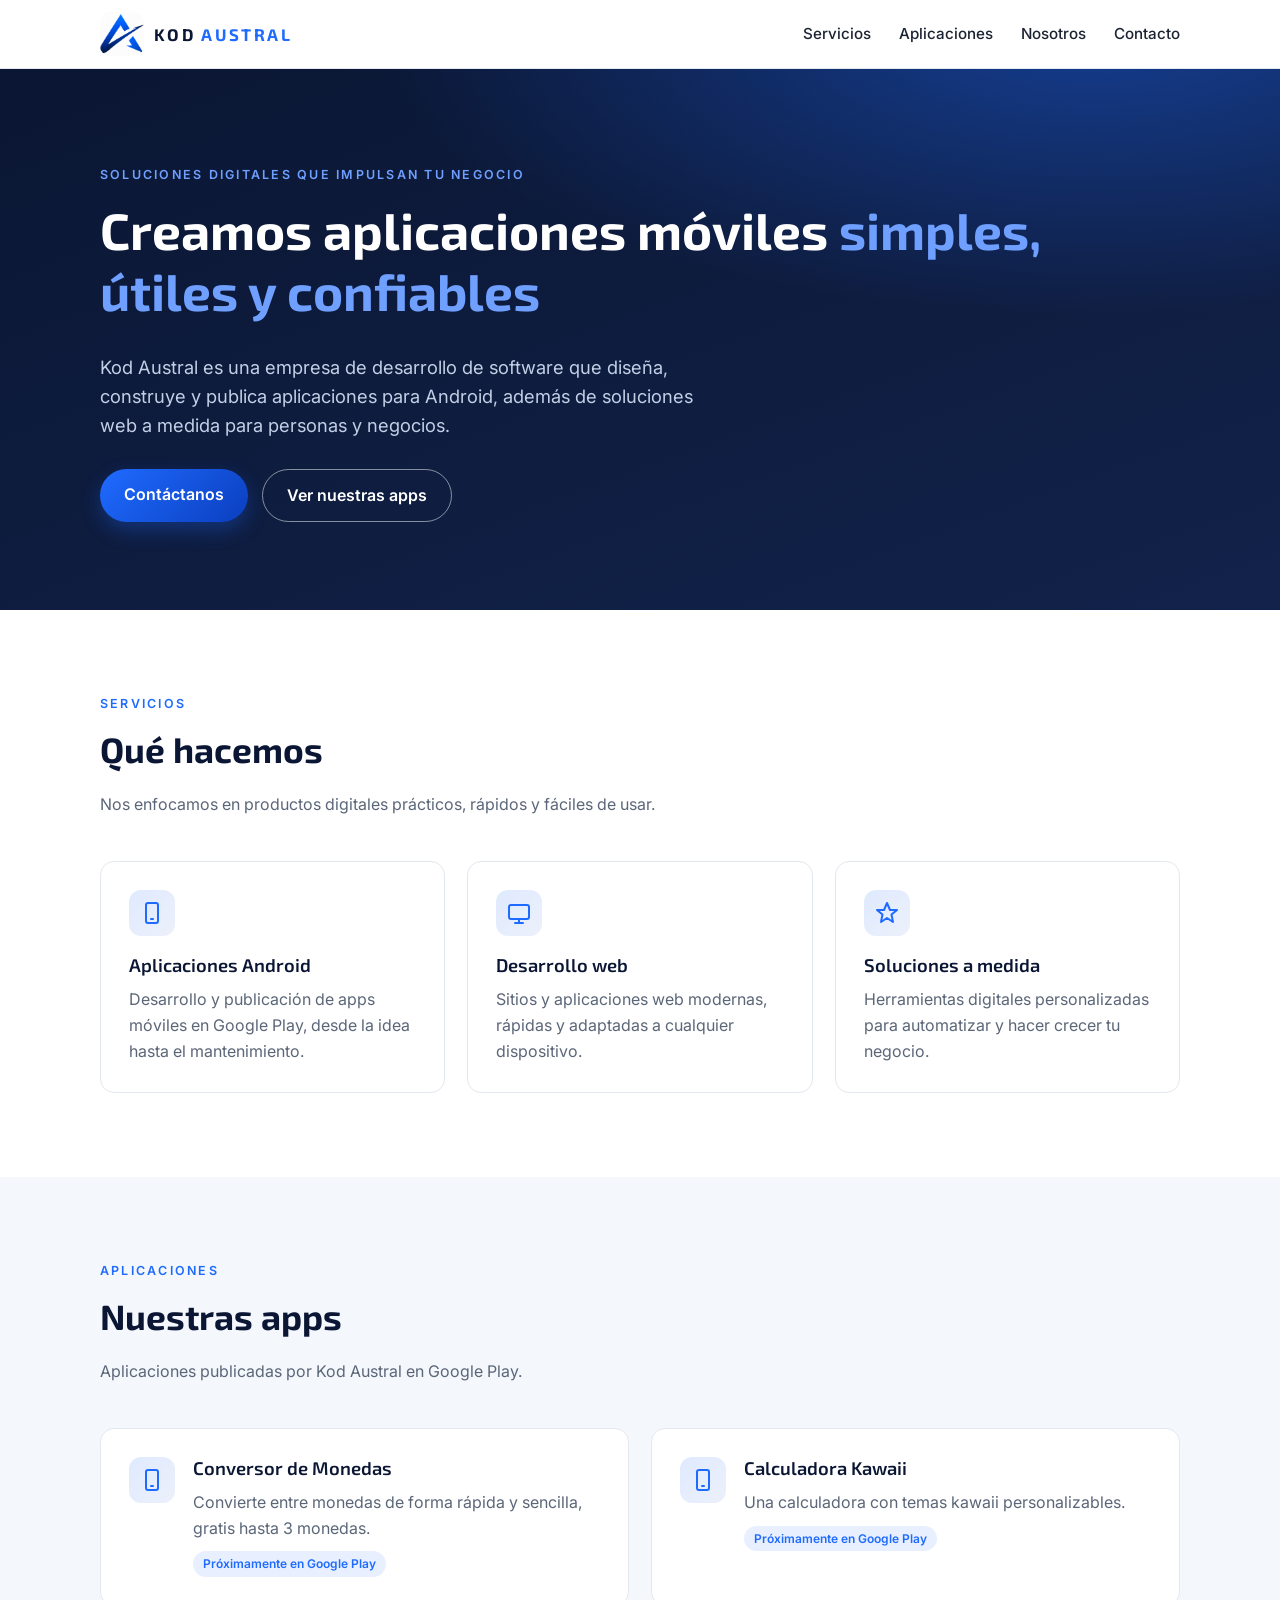
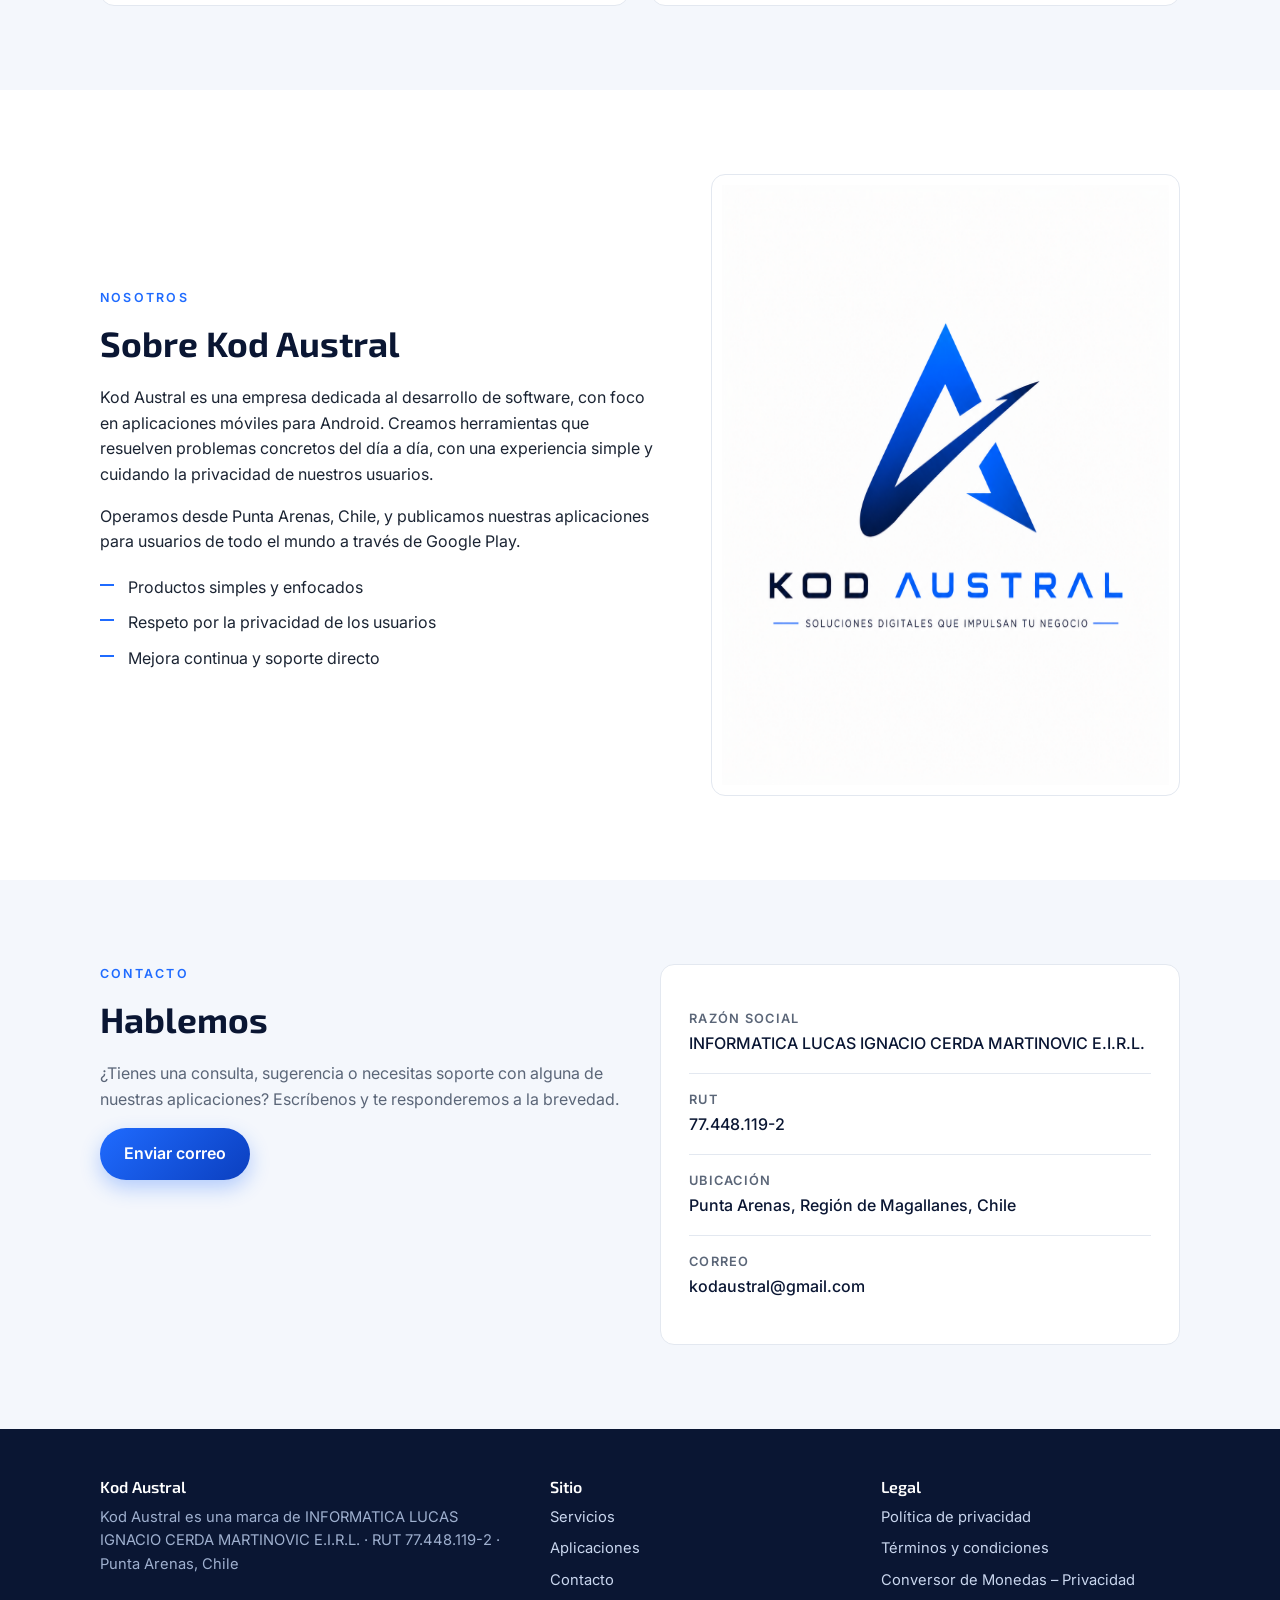
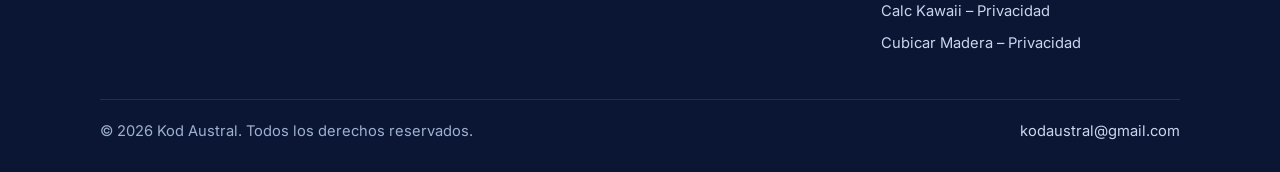
<file: index.html>
<!doctype html>
<html lang="es">
<head>
  <meta charset="utf-8">
  <meta name="viewport" content="width=device-width, initial-scale=1">
  <title>Kod Austral | Desarrollo de aplicaciones móviles y soluciones digitales</title>
  <meta name="description" content="Kod Austral desarrolla y publica aplicaciones móviles para Android y soluciones digitales que impulsan tu negocio.">
  <link rel="icon" href="assets/logo.webp" type="image/webp">
  <link rel="preconnect" href="https://fonts.googleapis.com">
  <link rel="preconnect" href="https://fonts.gstatic.com" crossorigin>
  <link href="https://fonts.googleapis.com/css2?family=Exo+2:wght@600;700&family=Inter:wght@400;500;600&display=swap" rel="stylesheet">
  <link rel="stylesheet" href="styles.css">
  <meta name="google-site-verification" content="ehcM35i2oOfMseQp6RofapFXl-gNi7WXCI14bGo-HPE" />
  <script type="application/ld+json">
  {
    "@context": "https://schema.org",
    "@type": "Organization",
    "name": "Kod Austral",
    "legalName": "INFORMATICA LUCAS IGNACIO CERDA MARTINOVIC E.I.R.L.",
    "taxID": "77.448.119-2",
    "email": "kodaustral@gmail.com",
    "address": {
      "@type": "PostalAddress",
      "addressLocality": "Punta Arenas",
      "addressRegion": "Región de Magallanes y de la Antártica Chilena",
      "addressCountry": "CL"
    }
  }
  </script>
</head>
<body>

<header class="site-header">
  <div class="container nav">
    <a class="brand" href="index.html" aria-label="Kod Austral - Inicio">
      <div class="brand-mark" aria-hidden="true"></div>
      <span class="brand-name">KOD <span>AUSTRAL</span></span>
    </a>
    <button class="nav-toggle" aria-label="Abrir menú" aria-expanded="false">&#9776;</button>
    <ul class="nav-links">
      <li><a href="#servicios">Servicios</a></li>
      <li><a href="#apps">Aplicaciones</a></li>
      <li><a href="#nosotros">Nosotros</a></li>
      <li><a href="#contacto">Contacto</a></li>
    </ul>
  </div>
</header>

<main>
  <section class="hero">
    <div class="container">
      <div class="eyebrow">Soluciones digitales que impulsan tu negocio</div>
      <h1>Creamos aplicaciones móviles <em>simples, útiles y confiables</em></h1>
      <p class="lead">Kod Austral es una empresa de desarrollo de software que diseña, construye y publica aplicaciones para Android, además de soluciones web a medida para personas y negocios.</p>
      <div class="hero-actions">
        <a class="btn btn-primary" href="#contacto">Contáctanos</a>
        <a class="btn btn-ghost" href="#apps">Ver nuestras apps</a>
      </div>
    </div>
  </section>

  <section id="servicios">
    <div class="container">
      <div class="section-head">
        <div class="eyebrow">Servicios</div>
        <h2>Qué hacemos</h2>
        <p>Nos enfocamos en productos digitales prácticos, rápidos y fáciles de usar.</p>
      </div>
      <div class="grid grid-3">
        <article class="card">
          <div class="icon"><svg viewBox="0 0 24 24" fill="none" stroke="currentColor" stroke-width="2" stroke-linecap="round" stroke-linejoin="round"><rect x="6" y="2" width="12" height="20" rx="2"/><path d="M11 18h2"/></svg></div>
          <h3>Aplicaciones Android</h3>
          <p>Desarrollo y publicación de apps móviles en Google Play, desde la idea hasta el mantenimiento.</p>
        </article>
        <article class="card">
          <div class="icon"><svg viewBox="0 0 24 24" fill="none" stroke="currentColor" stroke-width="2" stroke-linecap="round" stroke-linejoin="round"><rect x="2" y="4" width="20" height="14" rx="2"/><path d="M8 22h8M12 18v4"/></svg></div>
          <h3>Desarrollo web</h3>
          <p>Sitios y aplicaciones web modernas, rápidas y adaptadas a cualquier dispositivo.</p>
        </article>
        <article class="card">
          <div class="icon"><svg viewBox="0 0 24 24" fill="none" stroke="currentColor" stroke-width="2" stroke-linecap="round" stroke-linejoin="round"><path d="M12 2l3 7h7l-5.5 4.5L18 21l-6-4-6 4 1.5-7.5L2 9h7z"/></svg></div>
          <h3>Soluciones a medida</h3>
          <p>Herramientas digitales personalizadas para automatizar y hacer crecer tu negocio.</p>
        </article>
      </div>
    </div>
  </section>

  <section id="apps" class="section-soft">
    <div class="container">
      <div class="section-head">
        <div class="eyebrow">Aplicaciones</div>
        <h2>Nuestras apps</h2>
        <p>Aplicaciones publicadas por Kod Austral en Google Play.</p>
      </div>
      <div class="grid grid-2">
        <!-- Duplica este bloque por cada app publicada y reemplaza los datos -->
        <article class="card app-card">
          <div class="icon"><svg viewBox="0 0 24 24" fill="none" stroke="currentColor" stroke-width="2" stroke-linecap="round" stroke-linejoin="round"><rect x="6" y="2" width="12" height="20" rx="2"/><path d="M11 18h2"/></svg></div>
          <div>
            <h3>Conversor de Monedas</h3>
            <p>Convierte entre monedas de forma rápida y sencilla, gratis hasta 3 monedas.</p>
            <span class="tag">Próximamente en Google Play</span>
          </div>
        </article>
        <article class="card app-card">
          <div class="icon"><svg viewBox="0 0 24 24" fill="none" stroke="currentColor" stroke-width="2" stroke-linecap="round" stroke-linejoin="round"><rect x="6" y="2" width="12" height="20" rx="2"/><path d="M11 18h2"/></svg></div>
          <div>
            <h3>Calculadora Kawaii</h3>
            <p>Una calculadora con temas kawaii personalizables.</p>
            <span class="tag">Próximamente en Google Play</span>
          </div>
        </article>
      </div>
    </div>
  </section>

  <section id="nosotros">
    <div class="container about">
      <div>
        <div class="eyebrow" style="color:var(--blue)">Nosotros</div>
        <h2>Sobre Kod Austral</h2>
        <p>Kod Austral es una empresa dedicada al desarrollo de software, con foco en aplicaciones móviles para Android. Creamos herramientas que resuelven problemas concretos del día a día, con una experiencia simple y cuidando la privacidad de nuestros usuarios.</p>
        <p>Operamos desde Punta Arenas, Chile, y publicamos nuestras aplicaciones para usuarios de todo el mundo a través de Google Play.</p>
        <ul class="values">
          <li>Productos simples y enfocados</li>
          <li>Respeto por la privacidad de los usuarios</li>
          <li>Mejora continua y soporte directo</li>
        </ul>
      </div>
      <div class="about-logo">
        <img src="assets/logo.webp" alt="Logotipo de Kod Austral" width="600" height="600" loading="lazy">
      </div>
    </div>
  </section>

  <section id="contacto" class="section-soft">
    <div class="container contact">
      <div>
        <div class="eyebrow" style="color:var(--blue)">Contacto</div>
        <h2>Hablemos</h2>
        <p style="color:var(--muted)">¿Tienes una consulta, sugerencia o necesitas soporte con alguna de nuestras aplicaciones? Escríbenos y te responderemos a la brevedad.</p>
        <a class="btn btn-primary" href="mailto:kodaustral@gmail.com">Enviar correo</a>
      </div>
      <div class="card">
        <ul class="info-list">
          <li><strong>Razón social</strong><span>INFORMATICA LUCAS IGNACIO CERDA MARTINOVIC E.I.R.L.</span></li>
          <li><strong>RUT</strong><span>77.448.119-2</span></li>
          <li><strong>Ubicación</strong><span>Punta Arenas, Región de Magallanes, Chile</span></li>
          <li><strong>Correo</strong><a href="mailto:kodaustral@gmail.com">kodaustral@gmail.com</a></li>
        </ul>
      </div>
    </div>
  </section>
</main>

<footer class="site-footer">
  <div class="container">
    <div class="footer-grid">
      <div>
        <h3>Kod Austral</h3>
        <p>Kod Austral es una marca de INFORMATICA LUCAS IGNACIO CERDA MARTINOVIC E.I.R.L. · RUT 77.448.119-2 · Punta Arenas, Chile</p>
      </div>
      <div>
        <h3>Sitio</h3>
        <ul>
          <li><a href="#servicios">Servicios</a></li>
          <li><a href="#apps">Aplicaciones</a></li>
          <li><a href="#contacto">Contacto</a></li>
        </ul>
      </div>
      <div>
        <h3>Legal</h3>
        <ul>
          <li><a href="privacidad.html">Política de privacidad</a></li>
          <li><a href="terminos.html">Términos y condiciones</a></li>
          <li><a href="conversor-monedas/">Conversor de Monedas – Privacidad</a></li>
          <li><a href="calculadora-kawaii/">Calc Kawaii – Privacidad</a></li>
          <li><a href="cubicador-madera/">Cubicar Madera – Privacidad</a></li>
        </ul>
      </div>
    </div>
    <div class="footer-bottom">
      <span>&copy; <span class="year">2026</span> Kod Austral. Todos los derechos reservados.</span>
      <a href="mailto:kodaustral@gmail.com">kodaustral@gmail.com</a>
    </div>
  </div>
</footer>

<script src="main.js"></script>
</body>
</html>
</file>
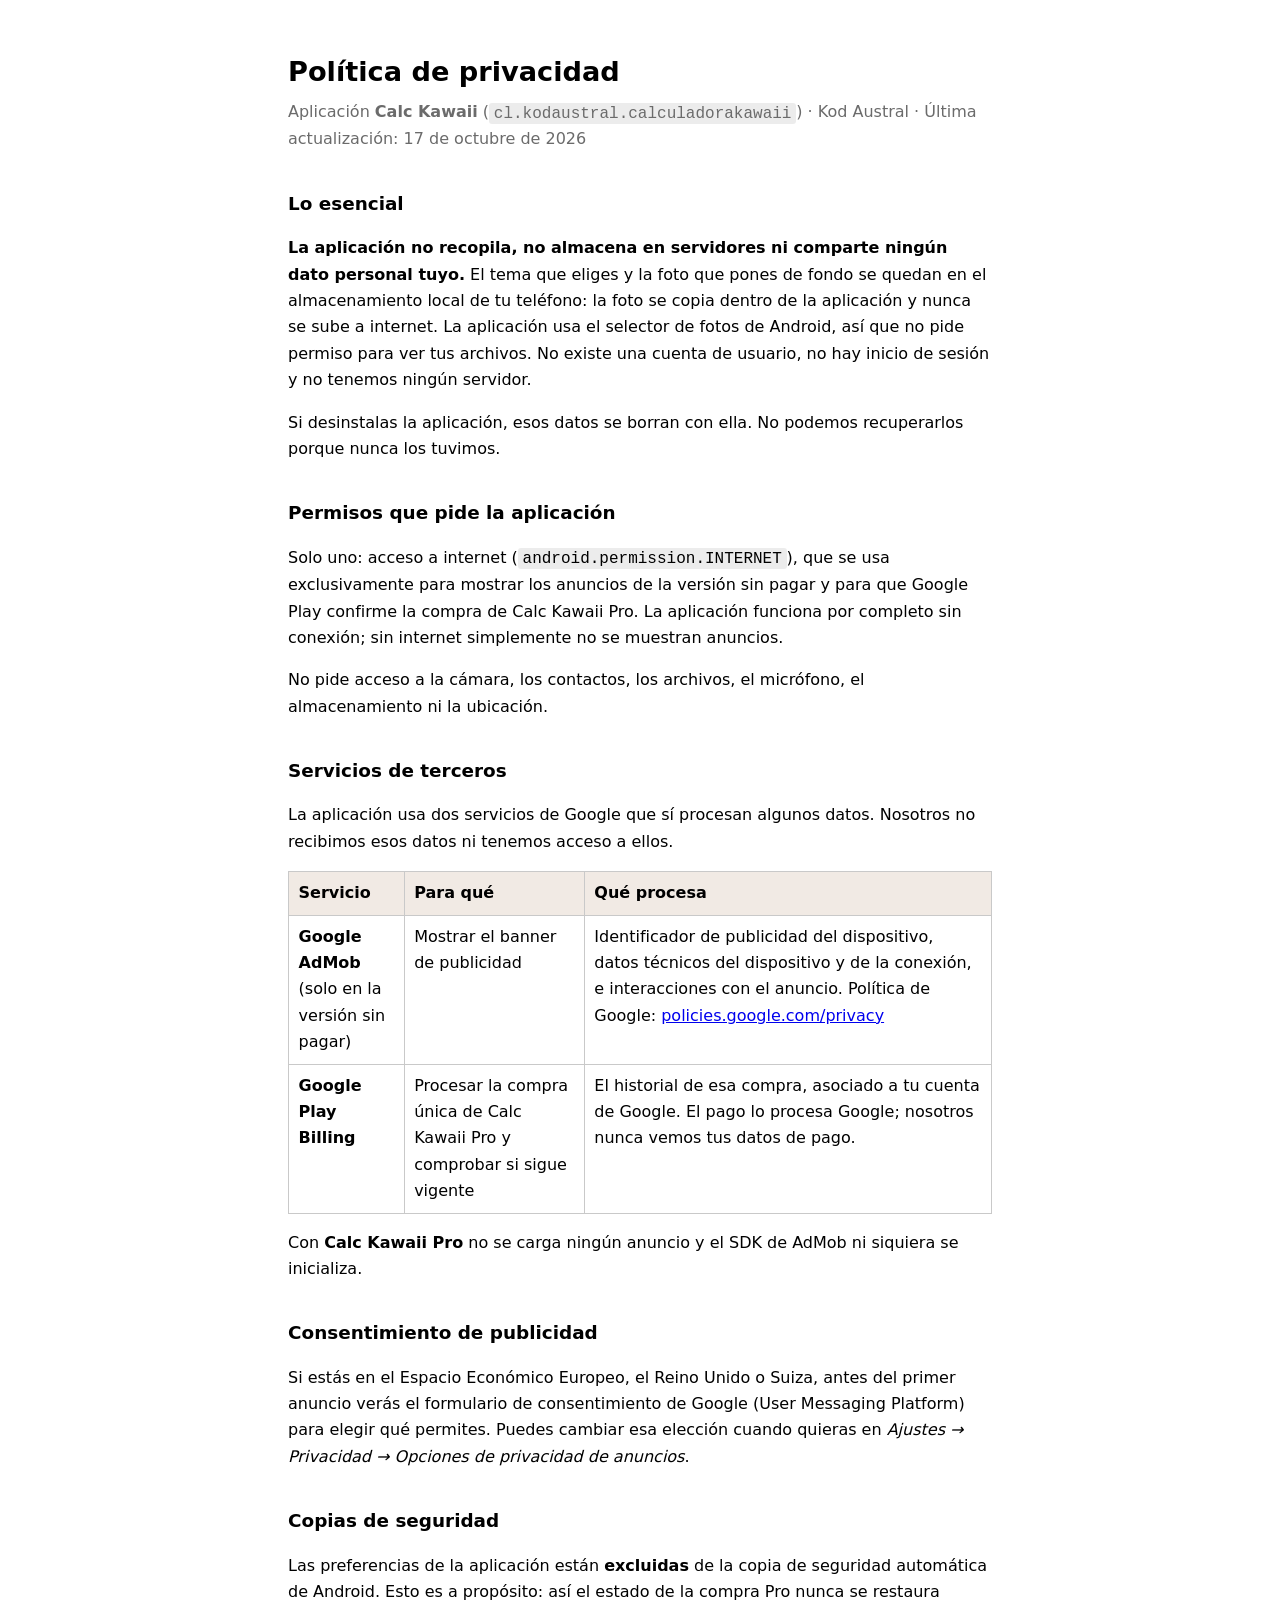
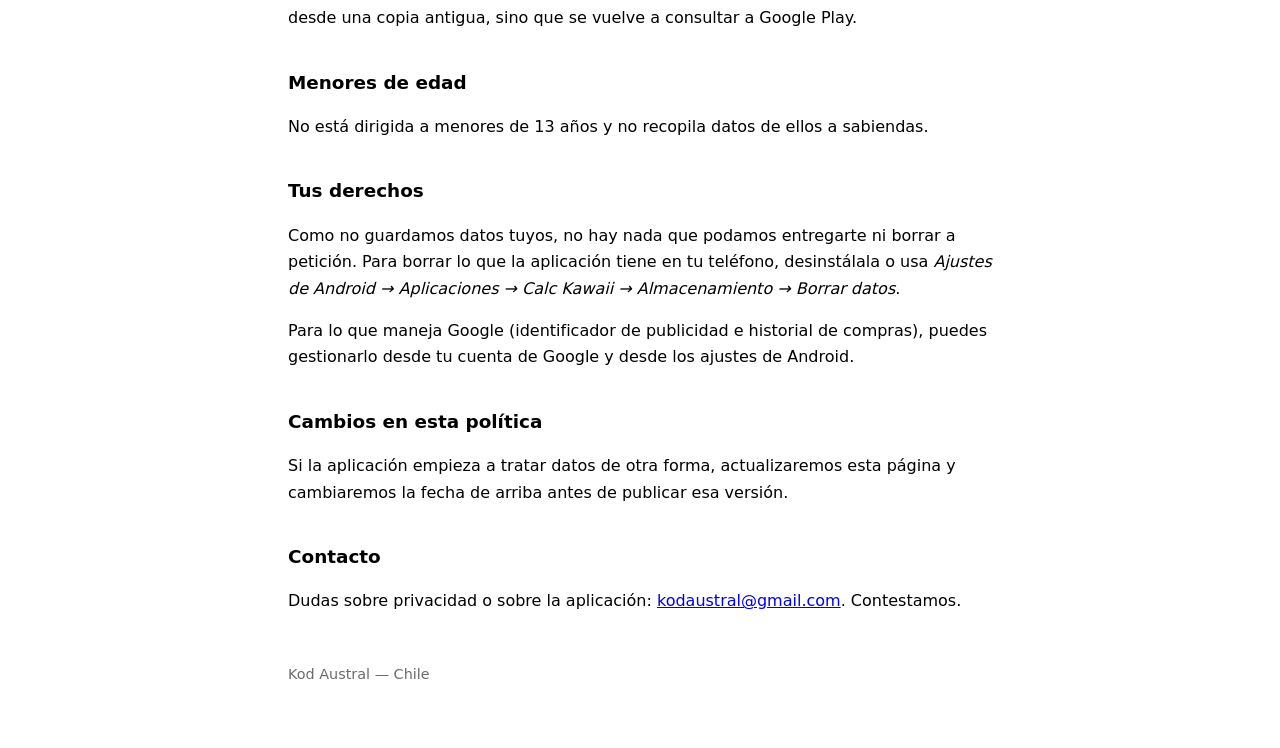
<file: calculadora-kawaii/index.html>
<!DOCTYPE html>
<html lang="es">
<head>
<meta charset="utf-8">
<meta name="viewport" content="width=device-width, initial-scale=1">
<title>Política de privacidad — Calc Kawaii</title>
<style>
  :root { color-scheme: light dark; }
  body {
    max-width: 44rem; margin: 0 auto; padding: 2rem 1.25rem 4rem;
    font: 16px/1.65 system-ui, -apple-system, "Segoe UI", Roboto, sans-serif;
  }
  h1 { font-size: 1.7rem; margin-bottom: .25rem; }
  h2 { font-size: 1.15rem; margin-top: 2.25rem; }
  .fecha { color: #6b6b6b; margin-top: 0; }
  table { border-collapse: collapse; width: 100%; margin: 1rem 0; }
  th, td { border: 1px solid #c9c9c9; padding: .5rem .6rem; text-align: left; vertical-align: top; }
  th { background: rgba(141, 85, 36, .12); }
  code { background: rgba(127,127,127,.15); padding: .1rem .3rem; border-radius: 3px; }
  footer { margin-top: 3rem; color: #6b6b6b; font-size: .9rem; }
</style>
</head>
<body>

<h1>Política de privacidad</h1>
<p class="fecha">Aplicación <strong>Calc Kawaii</strong> (<code>cl.kodaustral.calculadorakawaii</code>)
· Kod Austral · Última actualización: 17 de octubre de 2026</p>

<h2>Lo esencial</h2>
<p><strong>La aplicación no recopila, no almacena en servidores ni comparte ningún dato
personal tuyo.</strong> El tema que eliges y la foto que pones de fondo se quedan
en el almacenamiento local de tu teléfono: la foto se copia dentro de la aplicación y
nunca se sube a internet. La aplicación usa el selector de fotos de Android, así que no
pide permiso para ver tus archivos. No existe una cuenta de usuario, no hay inicio de
sesión y no tenemos ningún servidor.</p>

<p>Si desinstalas la aplicación, esos datos se borran con ella. No podemos recuperarlos
porque nunca los tuvimos.</p>

<h2>Permisos que pide la aplicación</h2>
<p>Solo uno: acceso a internet (<code>android.permission.INTERNET</code>), que se usa
exclusivamente para mostrar los anuncios de la versión sin pagar y para que Google Play
confirme la compra de Calc Kawaii Pro. La aplicación funciona por completo sin conexión; sin
internet simplemente no se muestran anuncios.</p>

<p>No pide acceso a la cámara, los contactos, los archivos, el micrófono, el almacenamiento
ni la ubicación.</p>

<h2>Servicios de terceros</h2>
<p>La aplicación usa dos servicios de Google que sí procesan algunos datos. Nosotros no
recibimos esos datos ni tenemos acceso a ellos.</p>

<table>
  <tr><th>Servicio</th><th>Para qué</th><th>Qué procesa</th></tr>
  <tr>
    <td><strong>Google AdMob</strong><br>(solo en la versión sin pagar)</td>
    <td>Mostrar el banner de publicidad</td>
    <td>Identificador de publicidad del dispositivo, datos técnicos del dispositivo y de la
        conexión, e interacciones con el anuncio. Política de Google:
        <a href="https://policies.google.com/privacy">policies.google.com/privacy</a></td>
  </tr>
  <tr>
    <td><strong>Google Play Billing</strong></td>
    <td>Procesar la compra única de Calc Kawaii Pro y comprobar si sigue vigente</td>
    <td>El historial de esa compra, asociado a tu cuenta de Google. El pago lo procesa
        Google; nosotros nunca vemos tus datos de pago.</td>
  </tr>
</table>

<p>Con <strong>Calc Kawaii Pro</strong> no se carga ningún anuncio y el SDK de AdMob ni
siquiera se inicializa.</p>

<h2>Consentimiento de publicidad</h2>
<p>Si estás en el Espacio Económico Europeo, el Reino Unido o Suiza, antes del primer
anuncio verás el formulario de consentimiento de Google (User Messaging Platform) para
elegir qué permites. Puedes cambiar esa elección cuando quieras en
<em>Ajustes → Privacidad → Opciones de privacidad de anuncios</em>.</p>

<h2>Copias de seguridad</h2>
<p>Las preferencias de la aplicación están <strong>excluidas</strong> de la copia de
seguridad automática de Android. Esto es a propósito: así el estado de la compra Pro nunca
se restaura desde una copia antigua, sino que se vuelve a consultar a Google Play.</p>

<h2>Menores de edad</h2>
<p>No está dirigida a
menores de 13 años y no recopila datos de ellos a sabiendas.</p>

<h2>Tus derechos</h2>
<p>Como no guardamos datos tuyos, no hay nada que podamos entregarte ni borrar a petición.
Para borrar lo que la aplicación tiene en tu teléfono, desinstálala o usa
<em>Ajustes de Android → Aplicaciones → Calc Kawaii → Almacenamiento → Borrar datos</em>.</p>

<p>Para lo que maneja Google (identificador de publicidad e historial de compras), puedes
gestionarlo desde tu cuenta de Google y desde los ajustes de Android.</p>

<h2>Cambios en esta política</h2>
<p>Si la aplicación empieza a tratar datos de otra forma, actualizaremos esta página y
cambiaremos la fecha de arriba antes de publicar esa versión.</p>

<h2>Contacto</h2>
<p>Dudas sobre privacidad o sobre la aplicación:
<a href="mailto:kodaustral@gmail.com">kodaustral@gmail.com</a>. Contestamos.</p>

<footer>Kod Austral — Chile</footer>

</body>
</html>
</file>
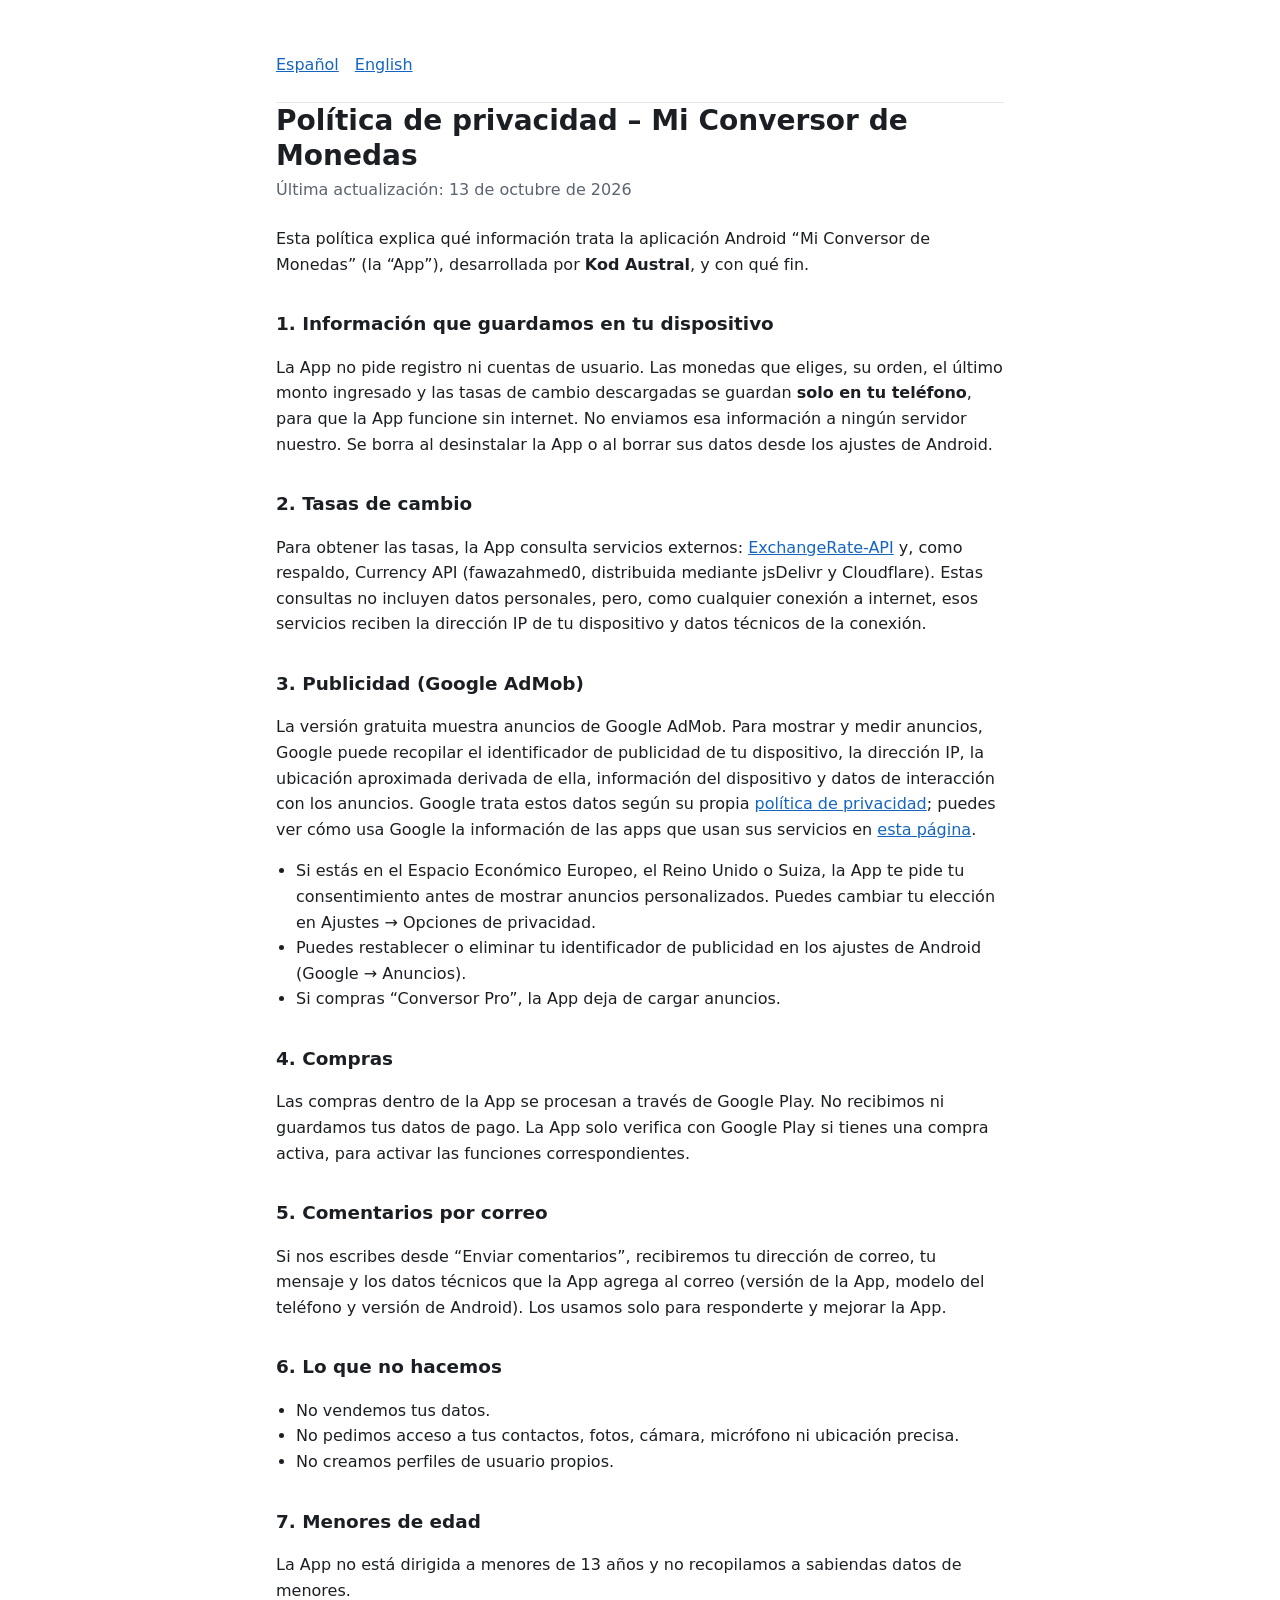
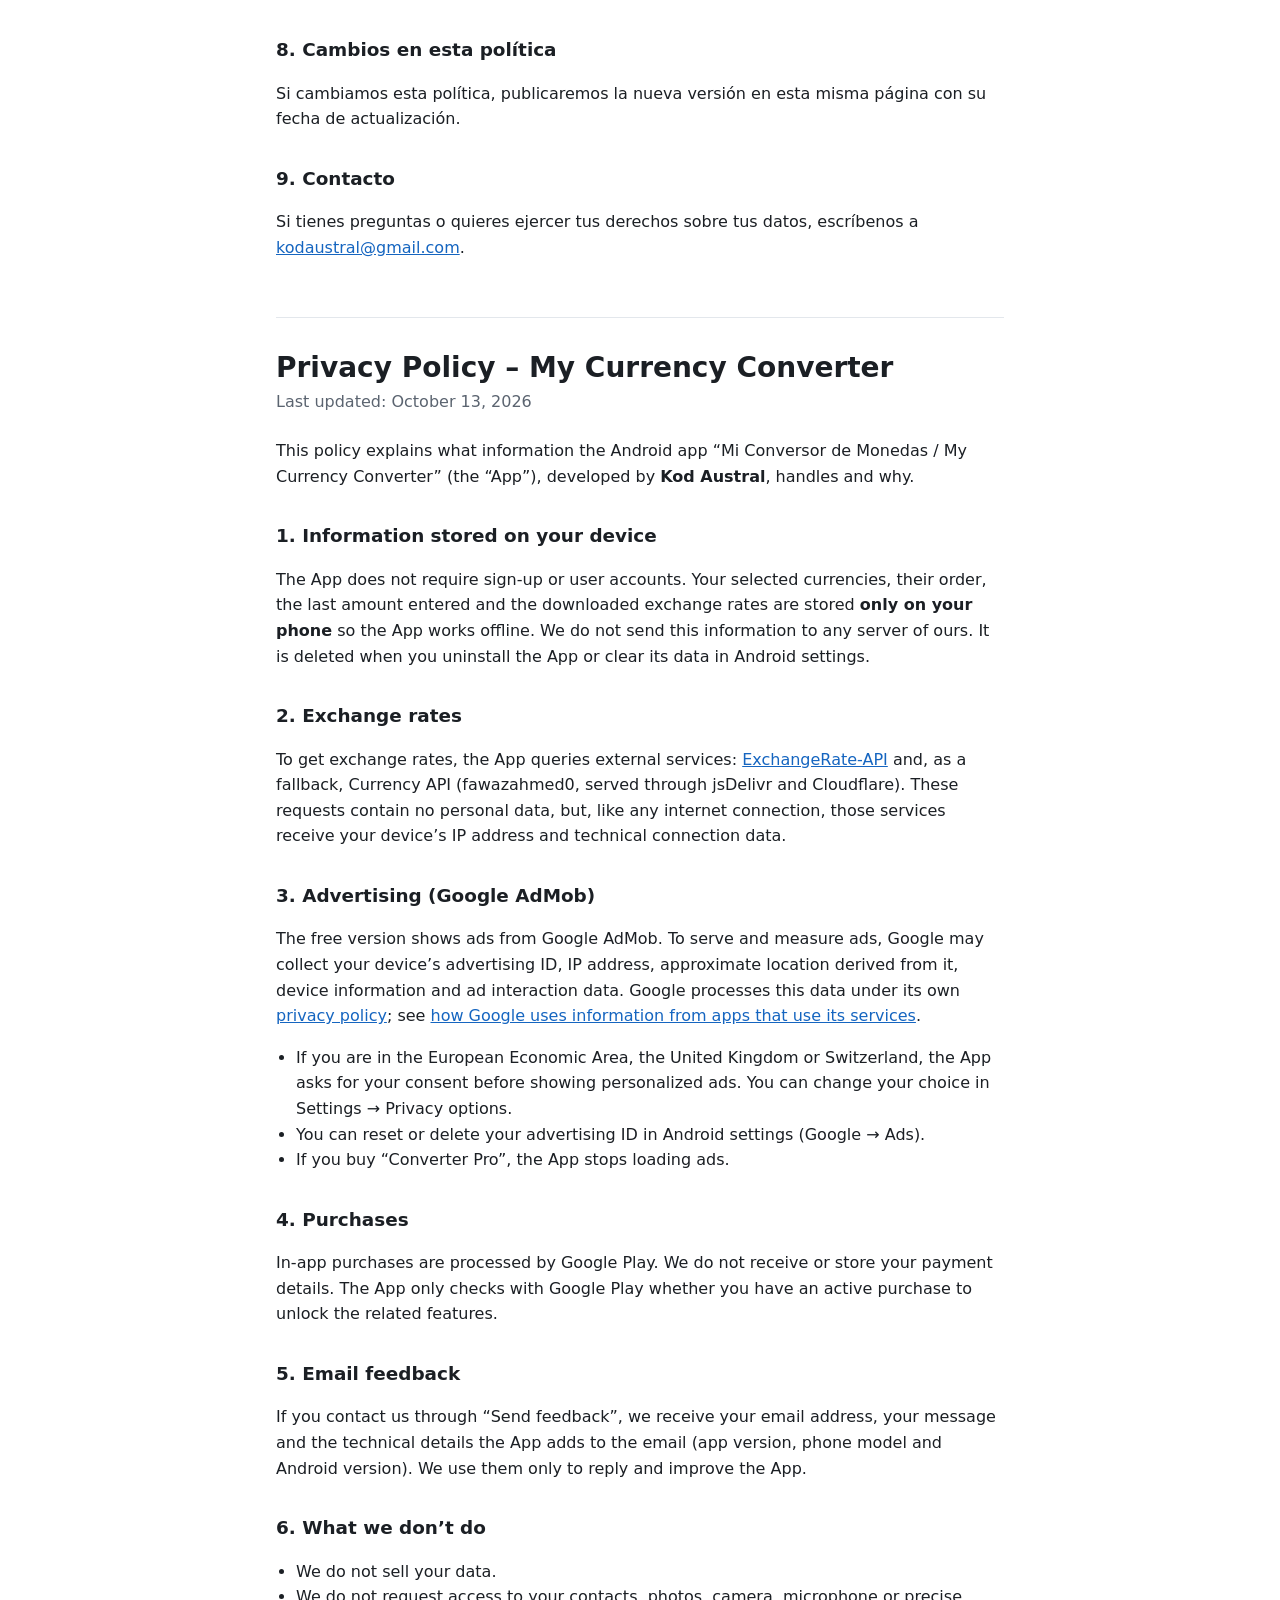
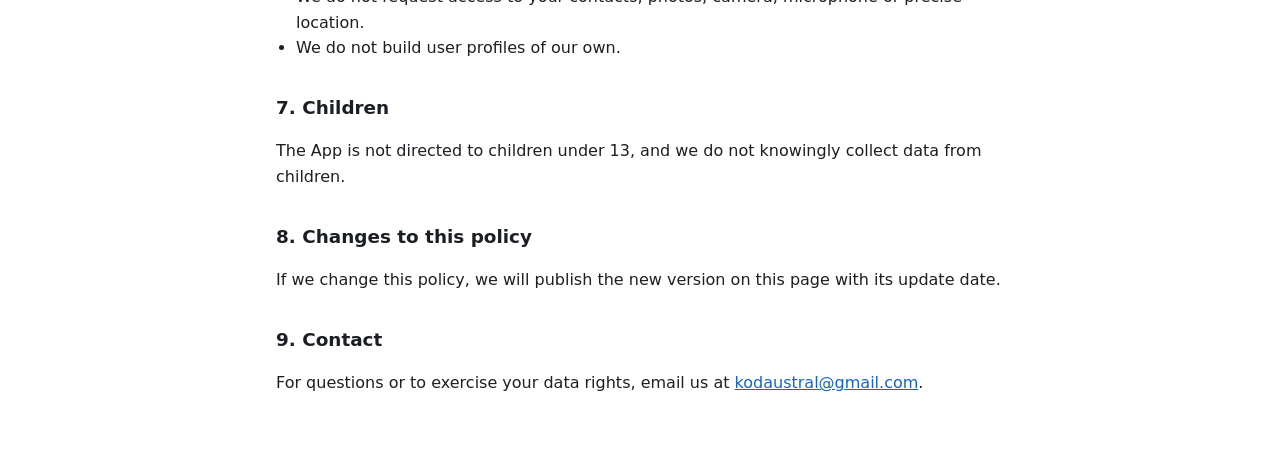
<file: conversor-monedas/index.html>
<!doctype html>
<html lang="es">
<head>
<meta charset="utf-8">
<meta name="viewport" content="width=device-width, initial-scale=1">
<title>Política de privacidad · Mi Conversor de Monedas</title>
<style>
  :root { --bg:#ffffff; --fg:#1b1f24; --muted:#5b6470; --line:#e3e7ec; --accent:#1565C0; }
  @media (prefers-color-scheme: dark) {
    :root { --bg:#111418; --fg:#e7eaee; --muted:#9aa4b0; --line:#262c33; --accent:#64B5F6; }
  }
  * { box-sizing: border-box; }
  body { margin:0; background:var(--bg); color:var(--fg);
         font:16px/1.6 system-ui, -apple-system, "Segoe UI", Roboto, sans-serif; }
  main { max-width:760px; margin:0 auto; padding:40px 16px 64px; }
  h1 { font-size:1.75rem; line-height:1.25; margin:0 0 4px; }
  h2 { font-size:1.15rem; margin:32px 0 8px; }
  p, li { color:var(--fg); }
  .meta { color:var(--muted); margin:0 0 24px; }
  nav { display:flex; gap:16px; padding:12px 0 24px; border-bottom:1px solid var(--line); }
  a { color:var(--accent); }
  section + section { margin-top:56px; padding-top:32px; border-top:1px solid var(--line); }
  ul { padding-left:20px; }
</style>
</head>
<body>
<main>
<nav><a href="#es">Español</a><a href="#en">English</a></nav>

<section id="es" lang="es">
  <h1>Política de privacidad – Mi Conversor de Monedas</h1>
  <p class="meta">Última actualización: 13 de octubre de 2026</p>

  <p>Esta política explica qué información trata la aplicación Android “Mi Conversor de Monedas” (la “App”), desarrollada por <strong>Kod Austral</strong>, y con qué fin.</p>

  <h2>1. Información que guardamos en tu dispositivo</h2>
  <p>La App no pide registro ni cuentas de usuario. Las monedas que eliges, su orden, el último monto ingresado y las tasas de cambio descargadas se guardan <strong>solo en tu teléfono</strong>, para que la App funcione sin internet. No enviamos esa información a ningún servidor nuestro. Se borra al desinstalar la App o al borrar sus datos desde los ajustes de Android.</p>

  <h2>2. Tasas de cambio</h2>
  <p>Para obtener las tasas, la App consulta servicios externos: <a href="https://www.exchangerate-api.com">ExchangeRate-API</a> y, como respaldo, Currency API (fawazahmed0, distribuida mediante jsDelivr y Cloudflare). Estas consultas no incluyen datos personales, pero, como cualquier conexión a internet, esos servicios reciben la dirección IP de tu dispositivo y datos técnicos de la conexión.</p>

  <h2>3. Publicidad (Google AdMob)</h2>
  <p>La versión gratuita muestra anuncios de Google AdMob. Para mostrar y medir anuncios, Google puede recopilar el identificador de publicidad de tu dispositivo, la dirección IP, la ubicación aproximada derivada de ella, información del dispositivo y datos de interacción con los anuncios. Google trata estos datos según su propia <a href="https://policies.google.com/privacy">política de privacidad</a>; puedes ver cómo usa Google la información de las apps que usan sus servicios en <a href="https://policies.google.com/technologies/partner-sites">esta página</a>.</p>
  <ul>
    <li>Si estás en el Espacio Económico Europeo, el Reino Unido o Suiza, la App te pide tu consentimiento antes de mostrar anuncios personalizados. Puedes cambiar tu elección en Ajustes → Opciones de privacidad.</li>
    <li>Puedes restablecer o eliminar tu identificador de publicidad en los ajustes de Android (Google → Anuncios).</li>
    <li>Si compras “Conversor Pro”, la App deja de cargar anuncios.</li>
  </ul>

  <h2>4. Compras</h2>
  <p>Las compras dentro de la App se procesan a través de Google Play. No recibimos ni guardamos tus datos de pago. La App solo verifica con Google Play si tienes una compra activa, para activar las funciones correspondientes.</p>

  <h2>5. Comentarios por correo</h2>
  <p>Si nos escribes desde “Enviar comentarios”, recibiremos tu dirección de correo, tu mensaje y los datos técnicos que la App agrega al correo (versión de la App, modelo del teléfono y versión de Android). Los usamos solo para responderte y mejorar la App.</p>

  <h2>6. Lo que no hacemos</h2>
  <ul>
    <li>No vendemos tus datos.</li>
    <li>No pedimos acceso a tus contactos, fotos, cámara, micrófono ni ubicación precisa.</li>
    <li>No creamos perfiles de usuario propios.</li>
  </ul>

  <h2>7. Menores de edad</h2>
  <p>La App no está dirigida a menores de 13 años y no recopilamos a sabiendas datos de menores.</p>

  <h2>8. Cambios en esta política</h2>
  <p>Si cambiamos esta política, publicaremos la nueva versión en esta misma página con su fecha de actualización.</p>

  <h2>9. Contacto</h2>
  <p>Si tienes preguntas o quieres ejercer tus derechos sobre tus datos, escríbenos a <a href="mailto:kodaustral@gmail.com">kodaustral@gmail.com</a>.</p>
</section>

<section id="en" lang="en">
  <h1>Privacy Policy – My Currency Converter</h1>
  <p class="meta">Last updated: October 13, 2026</p>

  <p>This policy explains what information the Android app “Mi Conversor de Monedas / My Currency Converter” (the “App”), developed by <strong>Kod Austral</strong>, handles and why.</p>

  <h2>1. Information stored on your device</h2>
  <p>The App does not require sign-up or user accounts. Your selected currencies, their order, the last amount entered and the downloaded exchange rates are stored <strong>only on your phone</strong> so the App works offline. We do not send this information to any server of ours. It is deleted when you uninstall the App or clear its data in Android settings.</p>

  <h2>2. Exchange rates</h2>
  <p>To get exchange rates, the App queries external services: <a href="https://www.exchangerate-api.com">ExchangeRate-API</a> and, as a fallback, Currency API (fawazahmed0, served through jsDelivr and Cloudflare). These requests contain no personal data, but, like any internet connection, those services receive your device’s IP address and technical connection data.</p>

  <h2>3. Advertising (Google AdMob)</h2>
  <p>The free version shows ads from Google AdMob. To serve and measure ads, Google may collect your device’s advertising ID, IP address, approximate location derived from it, device information and ad interaction data. Google processes this data under its own <a href="https://policies.google.com/privacy">privacy policy</a>; see <a href="https://policies.google.com/technologies/partner-sites">how Google uses information from apps that use its services</a>.</p>
  <ul>
    <li>If you are in the European Economic Area, the United Kingdom or Switzerland, the App asks for your consent before showing personalized ads. You can change your choice in Settings → Privacy options.</li>
    <li>You can reset or delete your advertising ID in Android settings (Google → Ads).</li>
    <li>If you buy “Converter Pro”, the App stops loading ads.</li>
  </ul>

  <h2>4. Purchases</h2>
  <p>In-app purchases are processed by Google Play. We do not receive or store your payment details. The App only checks with Google Play whether you have an active purchase to unlock the related features.</p>

  <h2>5. Email feedback</h2>
  <p>If you contact us through “Send feedback”, we receive your email address, your message and the technical details the App adds to the email (app version, phone model and Android version). We use them only to reply and improve the App.</p>

  <h2>6. What we don’t do</h2>
  <ul>
    <li>We do not sell your data.</li>
    <li>We do not request access to your contacts, photos, camera, microphone or precise location.</li>
    <li>We do not build user profiles of our own.</li>
  </ul>

  <h2>7. Children</h2>
  <p>The App is not directed to children under 13, and we do not knowingly collect data from children.</p>

  <h2>8. Changes to this policy</h2>
  <p>If we change this policy, we will publish the new version on this page with its update date.</p>

  <h2>9. Contact</h2>
  <p>For questions or to exercise your data rights, email us at <a href="mailto:kodaustral@gmail.com">kodaustral@gmail.com</a>.</p>
</section>
</main>
</body>
</html>
</file>
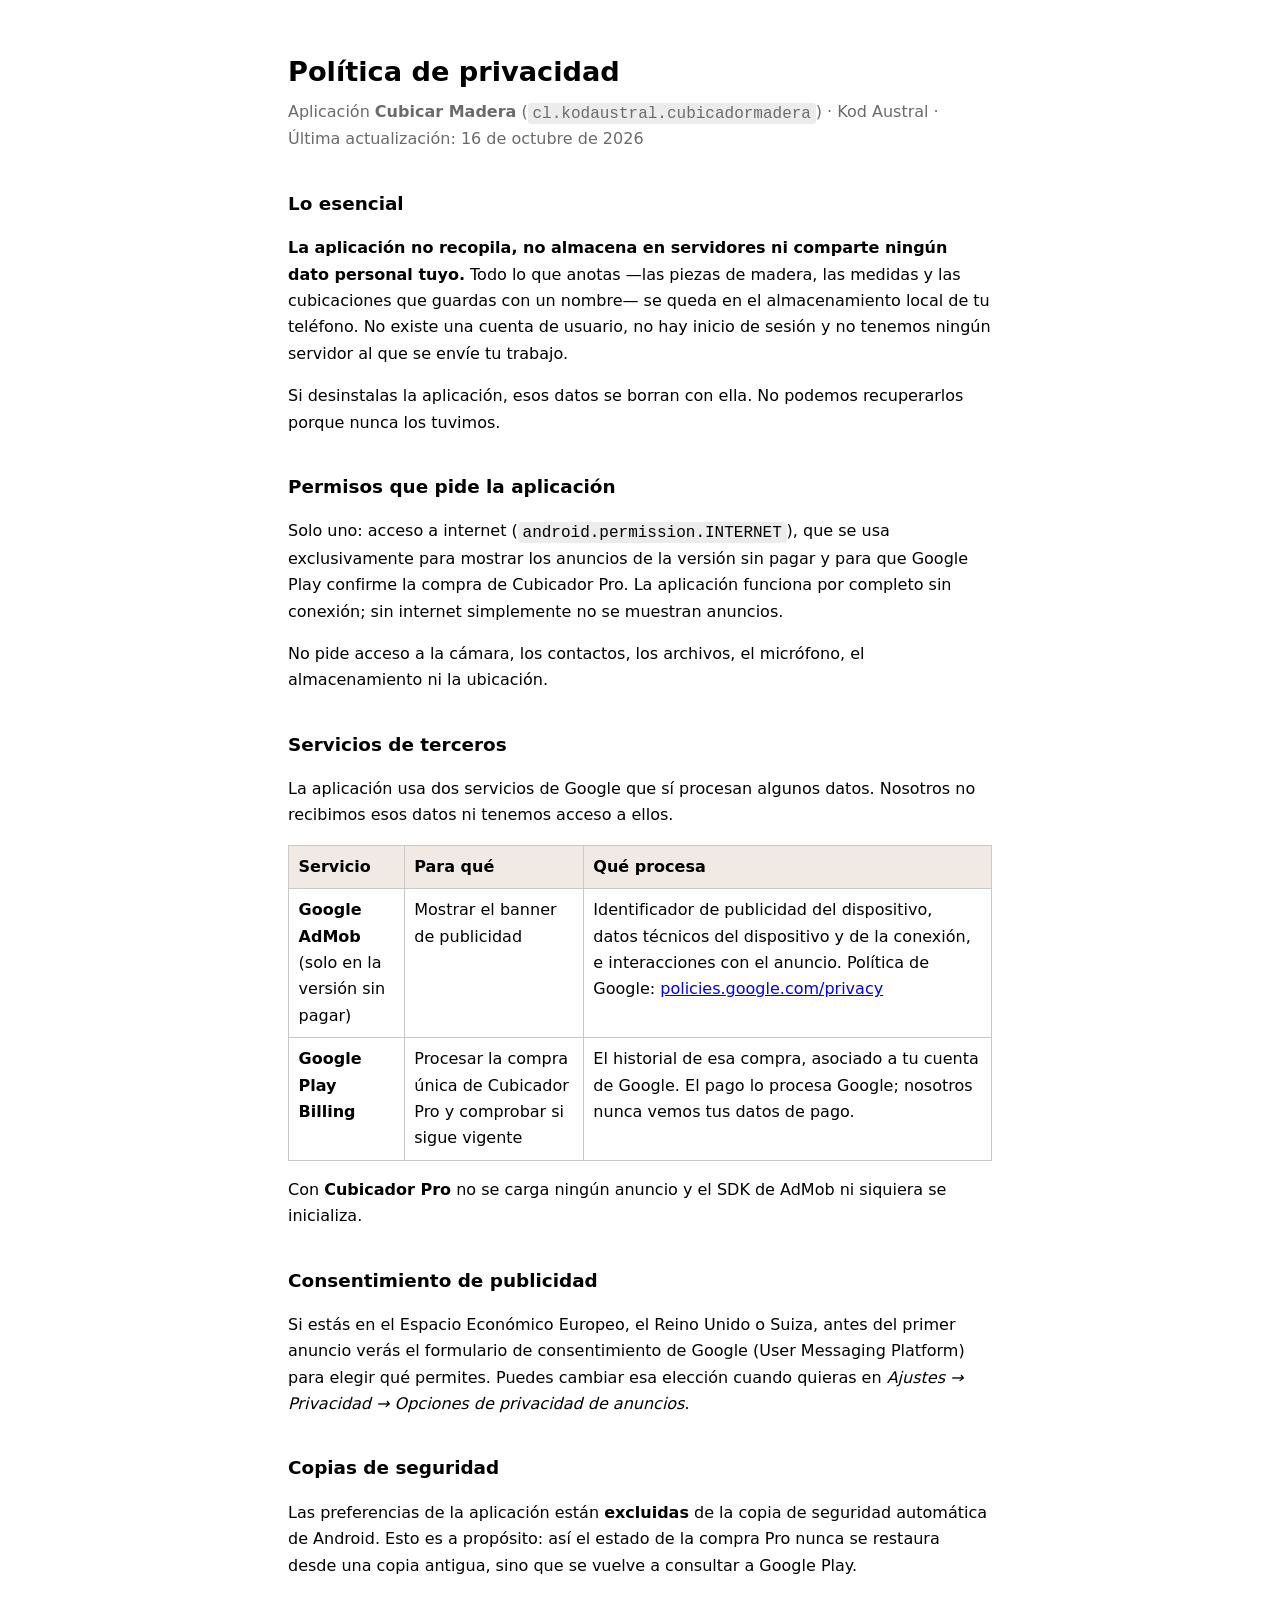
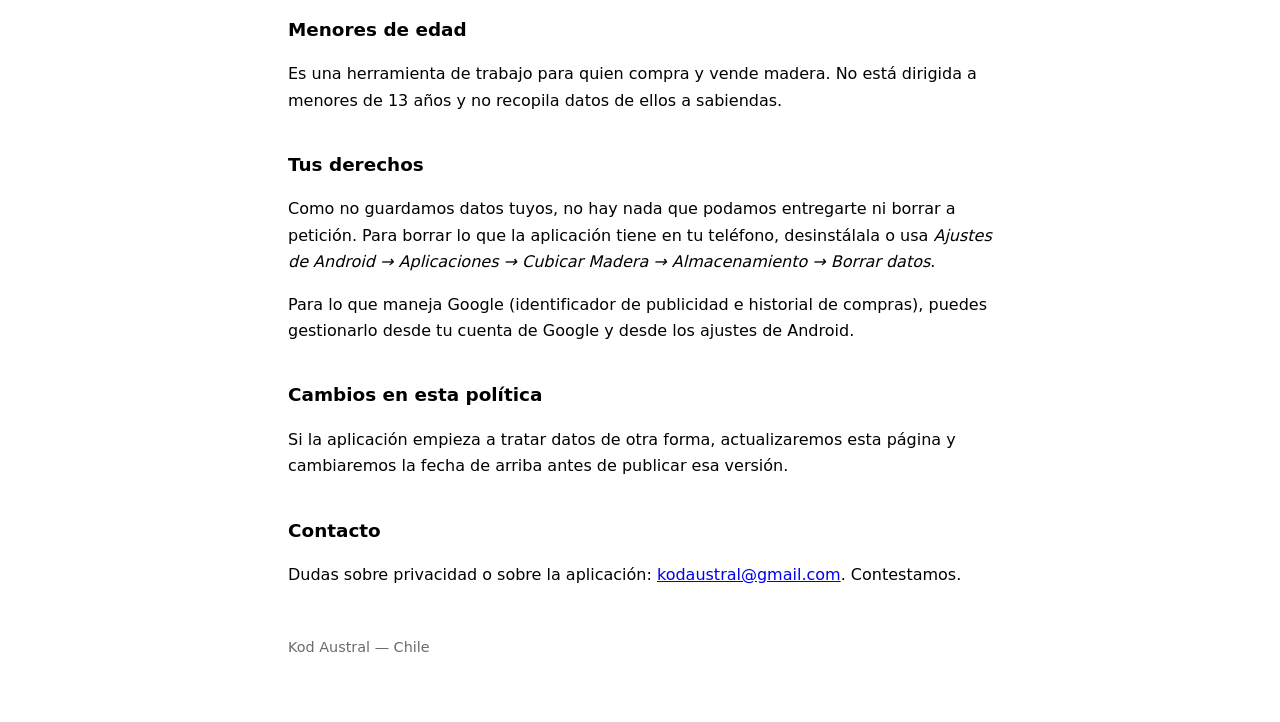
<file: cubicador-madera/index.html>
<!DOCTYPE html>
<html lang="es">
<head>
<meta charset="utf-8">
<meta name="viewport" content="width=device-width, initial-scale=1">
<title>Política de privacidad — Cubicar Madera</title>
<style>
  :root { color-scheme: light dark; }
  body {
    max-width: 44rem; margin: 0 auto; padding: 2rem 1.25rem 4rem;
    font: 16px/1.65 system-ui, -apple-system, "Segoe UI", Roboto, sans-serif;
  }
  h1 { font-size: 1.7rem; margin-bottom: .25rem; }
  h2 { font-size: 1.15rem; margin-top: 2.25rem; }
  .fecha { color: #6b6b6b; margin-top: 0; }
  table { border-collapse: collapse; width: 100%; margin: 1rem 0; }
  th, td { border: 1px solid #c9c9c9; padding: .5rem .6rem; text-align: left; vertical-align: top; }
  th { background: rgba(141, 85, 36, .12); }
  code { background: rgba(127,127,127,.15); padding: .1rem .3rem; border-radius: 3px; }
  footer { margin-top: 3rem; color: #6b6b6b; font-size: .9rem; }
</style>
</head>
<body>

<h1>Política de privacidad</h1>
<p class="fecha">Aplicación <strong>Cubicar Madera</strong> (<code>cl.kodaustral.cubicadormadera</code>)
· Kod Austral · Última actualización: 16 de octubre de 2026</p>

<h2>Lo esencial</h2>
<p><strong>La aplicación no recopila, no almacena en servidores ni comparte ningún dato
personal tuyo.</strong> Todo lo que anotas —las piezas de madera, las medidas y las
cubicaciones que guardas con un nombre— se queda en el almacenamiento local de tu
teléfono. No existe una cuenta de usuario, no hay inicio de sesión y no tenemos ningún
servidor al que se envíe tu trabajo.</p>

<p>Si desinstalas la aplicación, esos datos se borran con ella. No podemos recuperarlos
porque nunca los tuvimos.</p>

<h2>Permisos que pide la aplicación</h2>
<p>Solo uno: acceso a internet (<code>android.permission.INTERNET</code>), que se usa
exclusivamente para mostrar los anuncios de la versión sin pagar y para que Google Play
confirme la compra de Cubicador Pro. La aplicación funciona por completo sin conexión; sin
internet simplemente no se muestran anuncios.</p>

<p>No pide acceso a la cámara, los contactos, los archivos, el micrófono, el almacenamiento
ni la ubicación.</p>

<h2>Servicios de terceros</h2>
<p>La aplicación usa dos servicios de Google que sí procesan algunos datos. Nosotros no
recibimos esos datos ni tenemos acceso a ellos.</p>

<table>
  <tr><th>Servicio</th><th>Para qué</th><th>Qué procesa</th></tr>
  <tr>
    <td><strong>Google AdMob</strong><br>(solo en la versión sin pagar)</td>
    <td>Mostrar el banner de publicidad</td>
    <td>Identificador de publicidad del dispositivo, datos técnicos del dispositivo y de la
        conexión, e interacciones con el anuncio. Política de Google:
        <a href="https://policies.google.com/privacy">policies.google.com/privacy</a></td>
  </tr>
  <tr>
    <td><strong>Google Play Billing</strong></td>
    <td>Procesar la compra única de Cubicador Pro y comprobar si sigue vigente</td>
    <td>El historial de esa compra, asociado a tu cuenta de Google. El pago lo procesa
        Google; nosotros nunca vemos tus datos de pago.</td>
  </tr>
</table>

<p>Con <strong>Cubicador Pro</strong> no se carga ningún anuncio y el SDK de AdMob ni
siquiera se inicializa.</p>

<h2>Consentimiento de publicidad</h2>
<p>Si estás en el Espacio Económico Europeo, el Reino Unido o Suiza, antes del primer
anuncio verás el formulario de consentimiento de Google (User Messaging Platform) para
elegir qué permites. Puedes cambiar esa elección cuando quieras en
<em>Ajustes → Privacidad → Opciones de privacidad de anuncios</em>.</p>

<h2>Copias de seguridad</h2>
<p>Las preferencias de la aplicación están <strong>excluidas</strong> de la copia de
seguridad automática de Android. Esto es a propósito: así el estado de la compra Pro nunca
se restaura desde una copia antigua, sino que se vuelve a consultar a Google Play.</p>

<h2>Menores de edad</h2>
<p>Es una herramienta de trabajo para quien compra y vende madera. No está dirigida a
menores de 13 años y no recopila datos de ellos a sabiendas.</p>

<h2>Tus derechos</h2>
<p>Como no guardamos datos tuyos, no hay nada que podamos entregarte ni borrar a petición.
Para borrar lo que la aplicación tiene en tu teléfono, desinstálala o usa
<em>Ajustes de Android → Aplicaciones → Cubicar Madera → Almacenamiento → Borrar datos</em>.</p>

<p>Para lo que maneja Google (identificador de publicidad e historial de compras), puedes
gestionarlo desde tu cuenta de Google y desde los ajustes de Android.</p>

<h2>Cambios en esta política</h2>
<p>Si la aplicación empieza a tratar datos de otra forma, actualizaremos esta página y
cambiaremos la fecha de arriba antes de publicar esa versión.</p>

<h2>Contacto</h2>
<p>Dudas sobre privacidad o sobre la aplicación:
<a href="mailto:kodaustral@gmail.com">kodaustral@gmail.com</a>. Contestamos.</p>

<footer>Kod Austral — Chile</footer>

</body>
</html>
</file>
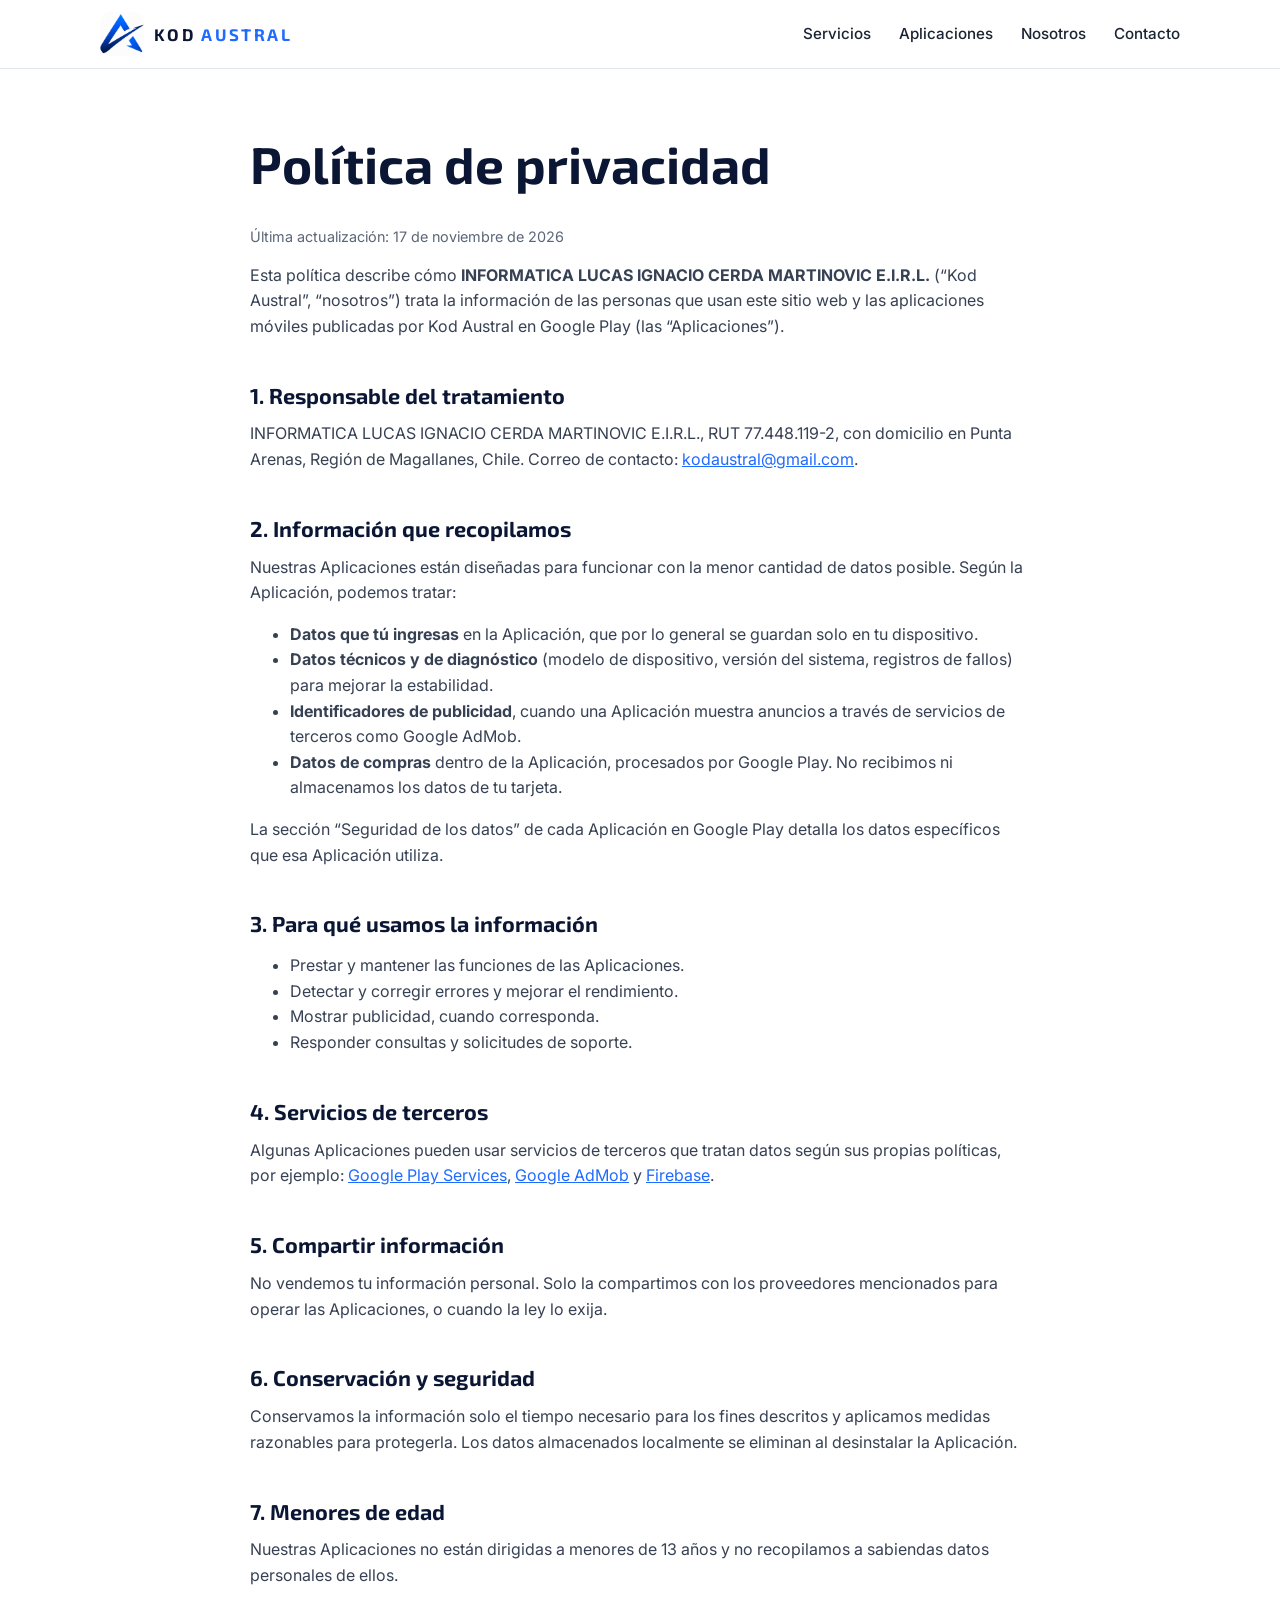
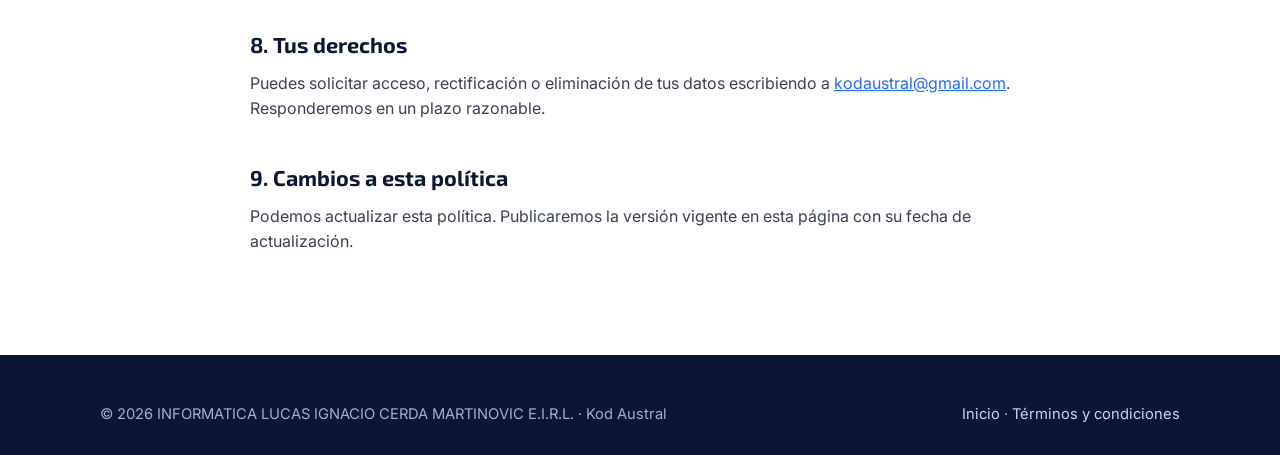
<file: privacidad.html>
<!doctype html>
<html lang="es">
<head>
  <meta charset="utf-8">
  <meta name="viewport" content="width=device-width, initial-scale=1">
  <title>Política de privacidad | Kod Austral</title>
  <meta name="description" content="Política de privacidad de Kod Austral y de sus aplicaciones móviles.">
  <link rel="icon" href="assets/logo.webp" type="image/webp">
  <link rel="preconnect" href="https://fonts.googleapis.com">
  <link rel="preconnect" href="https://fonts.gstatic.com" crossorigin>
  <link href="https://fonts.googleapis.com/css2?family=Exo+2:wght@600;700&family=Inter:wght@400;500;600&display=swap" rel="stylesheet">
  <link rel="stylesheet" href="styles.css">
</head>
<body>

<header class="site-header">
  <div class="container nav">
    <a class="brand" href="index.html" aria-label="Kod Austral - Inicio">
      <div class="brand-mark" aria-hidden="true"></div>
      <span class="brand-name">KOD <span>AUSTRAL</span></span>
    </a>
    <button class="nav-toggle" aria-label="Abrir menú" aria-expanded="false">&#9776;</button>
    <ul class="nav-links">
      <li><a href="index.html#servicios">Servicios</a></li>
      <li><a href="index.html#apps">Aplicaciones</a></li>
      <li><a href="index.html#nosotros">Nosotros</a></li>
      <li><a href="index.html#contacto">Contacto</a></li>
    </ul>
  </div>
</header>

<main class="legal">
  <div class="container">
    <h1>Política de privacidad</h1>
    <p class="updated">Última actualización: 17 de noviembre de 2026</p>

    <p>Esta política describe cómo <strong>INFORMATICA LUCAS IGNACIO CERDA MARTINOVIC E.I.R.L.</strong> (“Kod Austral”, “nosotros”) trata la información de las personas que usan este sitio web y las aplicaciones móviles publicadas por Kod Austral en Google Play (las “Aplicaciones”).</p>

    <h2>1. Responsable del tratamiento</h2>
    <p>INFORMATICA LUCAS IGNACIO CERDA MARTINOVIC E.I.R.L., RUT 77.448.119-2, con domicilio en Punta Arenas, Región de Magallanes, Chile. Correo de contacto: <a href="mailto:kodaustral@gmail.com">kodaustral@gmail.com</a>.</p>

    <h2>2. Información que recopilamos</h2>
    <p>Nuestras Aplicaciones están diseñadas para funcionar con la menor cantidad de datos posible. Según la Aplicación, podemos tratar:</p>
    <ul>
      <li><strong>Datos que tú ingresas</strong> en la Aplicación, que por lo general se guardan solo en tu dispositivo.</li>
      <li><strong>Datos técnicos y de diagnóstico</strong> (modelo de dispositivo, versión del sistema, registros de fallos) para mejorar la estabilidad.</li>
      <li><strong>Identificadores de publicidad</strong>, cuando una Aplicación muestra anuncios a través de servicios de terceros como Google AdMob.</li>
      <li><strong>Datos de compras</strong> dentro de la Aplicación, procesados por Google Play. No recibimos ni almacenamos los datos de tu tarjeta.</li>
    </ul>
    <p>La sección “Seguridad de los datos” de cada Aplicación en Google Play detalla los datos específicos que esa Aplicación utiliza.</p>

    <h2>3. Para qué usamos la información</h2>
    <ul>
      <li>Prestar y mantener las funciones de las Aplicaciones.</li>
      <li>Detectar y corregir errores y mejorar el rendimiento.</li>
      <li>Mostrar publicidad, cuando corresponda.</li>
      <li>Responder consultas y solicitudes de soporte.</li>
    </ul>

    <h2>4. Servicios de terceros</h2>
    <p>Algunas Aplicaciones pueden usar servicios de terceros que tratan datos según sus propias políticas, por ejemplo: <a href="https://policies.google.com/privacy" target="_blank" rel="noopener">Google Play Services</a>, <a href="https://support.google.com/admob/answer/6128543" target="_blank" rel="noopener">Google AdMob</a> y <a href="https://firebase.google.com/support/privacy" target="_blank" rel="noopener">Firebase</a>.</p>

    <h2>5. Compartir información</h2>
    <p>No vendemos tu información personal. Solo la compartimos con los proveedores mencionados para operar las Aplicaciones, o cuando la ley lo exija.</p>

    <h2>6. Conservación y seguridad</h2>
    <p>Conservamos la información solo el tiempo necesario para los fines descritos y aplicamos medidas razonables para protegerla. Los datos almacenados localmente se eliminan al desinstalar la Aplicación.</p>

    <h2>7. Menores de edad</h2>
    <p>Nuestras Aplicaciones no están dirigidas a menores de 13 años y no recopilamos a sabiendas datos personales de ellos.</p>

    <h2>8. Tus derechos</h2>
    <p>Puedes solicitar acceso, rectificación o eliminación de tus datos escribiendo a <a href="mailto:kodaustral@gmail.com">kodaustral@gmail.com</a>. Responderemos en un plazo razonable.</p>

    <h2>9. Cambios a esta política</h2>
    <p>Podemos actualizar esta política. Publicaremos la versión vigente en esta página con su fecha de actualización.</p>
  </div>
</main>

<footer class="site-footer">
  <div class="container">
    <div class="footer-bottom" style="margin-top:0;border-top:0;padding-top:0">
      <span>&copy; <span class="year">2026</span> INFORMATICA LUCAS IGNACIO CERDA MARTINOVIC E.I.R.L. · Kod Austral</span>
      <span><a href="index.html">Inicio</a> · <a href="terminos.html">Términos y condiciones</a></span>
    </div>
  </div>
</footer>

<script src="main.js"></script>
</body>
</html>
</file>
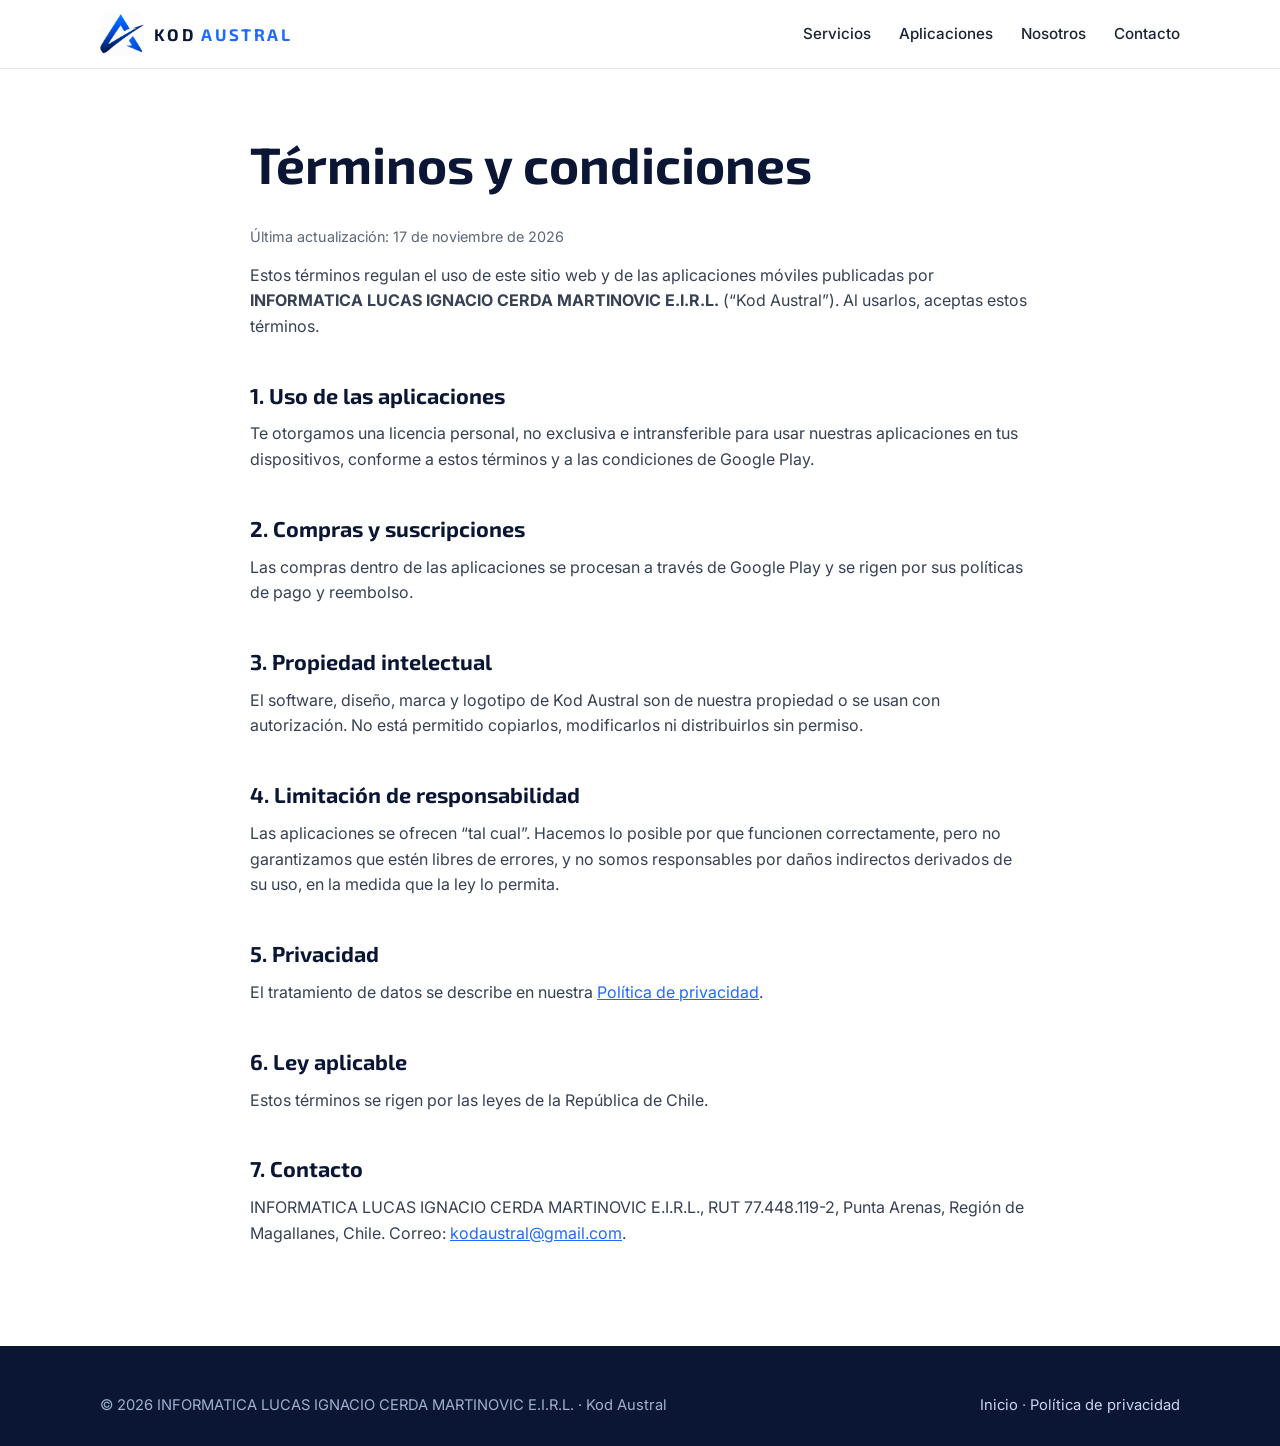
<file: terminos.html>
<!doctype html>
<html lang="es">
<head>
  <meta charset="utf-8">
  <meta name="viewport" content="width=device-width, initial-scale=1">
  <title>Términos y condiciones | Kod Austral</title>
  <meta name="description" content="Términos y condiciones de uso del sitio y las aplicaciones de Kod Austral.">
  <link rel="icon" href="assets/logo.webp" type="image/webp">
  <link rel="preconnect" href="https://fonts.googleapis.com">
  <link rel="preconnect" href="https://fonts.gstatic.com" crossorigin>
  <link href="https://fonts.googleapis.com/css2?family=Exo+2:wght@600;700&family=Inter:wght@400;500;600&display=swap" rel="stylesheet">
  <link rel="stylesheet" href="styles.css">
</head>
<body>

<header class="site-header">
  <div class="container nav">
    <a class="brand" href="index.html" aria-label="Kod Austral - Inicio">
      <div class="brand-mark" aria-hidden="true"></div>
      <span class="brand-name">KOD <span>AUSTRAL</span></span>
    </a>
    <button class="nav-toggle" aria-label="Abrir menú" aria-expanded="false">&#9776;</button>
    <ul class="nav-links">
      <li><a href="index.html#servicios">Servicios</a></li>
      <li><a href="index.html#apps">Aplicaciones</a></li>
      <li><a href="index.html#nosotros">Nosotros</a></li>
      <li><a href="index.html#contacto">Contacto</a></li>
    </ul>
  </div>
</header>

<main class="legal">
  <div class="container">
    <h1>Términos y condiciones</h1>
    <p class="updated">Última actualización: 17 de noviembre de 2026</p>

    <p>Estos términos regulan el uso de este sitio web y de las aplicaciones móviles publicadas por <strong>INFORMATICA LUCAS IGNACIO CERDA MARTINOVIC E.I.R.L.</strong> (“Kod Austral”). Al usarlos, aceptas estos términos.</p>

    <h2>1. Uso de las aplicaciones</h2>
    <p>Te otorgamos una licencia personal, no exclusiva e intransferible para usar nuestras aplicaciones en tus dispositivos, conforme a estos términos y a las condiciones de Google Play.</p>

    <h2>2. Compras y suscripciones</h2>
    <p>Las compras dentro de las aplicaciones se procesan a través de Google Play y se rigen por sus políticas de pago y reembolso.</p>

    <h2>3. Propiedad intelectual</h2>
    <p>El software, diseño, marca y logotipo de Kod Austral son de nuestra propiedad o se usan con autorización. No está permitido copiarlos, modificarlos ni distribuirlos sin permiso.</p>

    <h2>4. Limitación de responsabilidad</h2>
    <p>Las aplicaciones se ofrecen “tal cual”. Hacemos lo posible por que funcionen correctamente, pero no garantizamos que estén libres de errores, y no somos responsables por daños indirectos derivados de su uso, en la medida que la ley lo permita.</p>

    <h2>5. Privacidad</h2>
    <p>El tratamiento de datos se describe en nuestra <a href="privacidad.html">Política de privacidad</a>.</p>

    <h2>6. Ley aplicable</h2>
    <p>Estos términos se rigen por las leyes de la República de Chile.</p>

    <h2>7. Contacto</h2>
    <p>INFORMATICA LUCAS IGNACIO CERDA MARTINOVIC E.I.R.L., RUT 77.448.119-2, Punta Arenas, Región de Magallanes, Chile. Correo: <a href="mailto:kodaustral@gmail.com">kodaustral@gmail.com</a>.</p>
  </div>
</main>

<footer class="site-footer">
  <div class="container">
    <div class="footer-bottom" style="margin-top:0;border-top:0;padding-top:0">
      <span>&copy; <span class="year">2026</span> INFORMATICA LUCAS IGNACIO CERDA MARTINOVIC E.I.R.L. · Kod Austral</span>
      <span><a href="index.html">Inicio</a> · <a href="privacidad.html">Política de privacidad</a></span>
    </div>
  </div>
</footer>

<script src="main.js"></script>
</body>
</html>
</file>
<file: styles.css>
:root {
  --navy: #0a1633;
  --navy-2: #12224a;
  --blue: #1f6bff;
  --blue-2: #0b3fbf;
  --ink: #1b2433;
  --muted: #5b6678;
  --line: #e3e8f0;
  --bg: #ffffff;
  --bg-soft: #f4f7fc;
  --radius: 14px;
  --max: 1120px;
}

* { box-sizing: border-box; }
html { scroll-behavior: smooth; }
body {
  margin: 0;
  font-family: "Inter", system-ui, -apple-system, "Segoe UI", Roboto, sans-serif;
  color: var(--ink);
  background: var(--bg);
  line-height: 1.6;
  font-size: 16px;
}
img { max-width: 100%; display: block; }
a { color: var(--blue); }
h1, h2, h3 { font-family: "Exo 2", "Inter", sans-serif; color: var(--navy); line-height: 1.2; margin: 0 0 .6em; }
h1 { font-size: clamp(2rem, 5vw, 3.2rem); font-weight: 700; }
h2 { font-size: clamp(1.6rem, 3.5vw, 2.2rem); font-weight: 700; }
h3 { font-size: 1.15rem; font-weight: 600; }
p { margin: 0 0 1em; }

.container { max-width: var(--max); margin: 0 auto; padding: 0 20px; }

/* Header */
.site-header {
  position: sticky; top: 0; z-index: 50;
  background: rgba(255,255,255,.92);
  backdrop-filter: blur(8px);
  border-bottom: 1px solid var(--line);
}
.nav { display: flex; align-items: center; justify-content: space-between; height: 68px; }
.brand { display: flex; align-items: center; gap: 10px; text-decoration: none; }
.brand-mark {
  width: 44px; height: 44px; border-radius: 10px;
  background: url("assets/logo.webp") 52% 35% / 250% auto no-repeat;
}
.brand-name { font-family: "Exo 2", sans-serif; font-weight: 700; letter-spacing: .14em; font-size: 1.05rem; color: var(--navy); }
.brand-name span { color: var(--blue); }
.nav-links { display: flex; gap: 28px; list-style: none; margin: 0; padding: 0; }
.nav-links a { color: var(--ink); text-decoration: none; font-weight: 500; font-size: .95rem; }
.nav-links a:hover { color: var(--blue); }
.nav-toggle { display: none; background: none; border: 0; font-size: 1.6rem; color: var(--navy); cursor: pointer; }

/* Buttons */
.btn {
  display: inline-block; padding: 13px 24px; border-radius: 999px;
  font-weight: 600; text-decoration: none; transition: transform .15s, box-shadow .15s;
}
.btn-primary { background: linear-gradient(135deg, var(--blue), var(--blue-2)); color: #fff; box-shadow: 0 8px 20px rgba(31,107,255,.3); }
.btn-primary:hover { transform: translateY(-2px); }
.btn-ghost { border: 1.5px solid rgba(255,255,255,.5); color: #fff; }
.btn-ghost:hover { background: rgba(255,255,255,.1); }

/* Hero */
.hero {
  background: radial-gradient(1200px 500px at 85% -10%, rgba(31,107,255,.45), transparent 60%),
              linear-gradient(160deg, var(--navy) 0%, var(--navy-2) 100%);
  color: #dfe7f7;
  padding: 96px 0 88px;
}
.hero h1 { color: #fff; }
.hero h1 em { font-style: normal; color: #6fa0ff; }
.hero p.lead { font-size: 1.15rem; max-width: 620px; color: #c3cfe6; }
.hero-actions { display: flex; flex-wrap: wrap; gap: 14px; margin-top: 28px; }
.eyebrow { text-transform: uppercase; letter-spacing: .18em; font-size: .78rem; font-weight: 600; color: #6fa0ff; margin-bottom: 14px; }

/* Sections */
section { padding: 84px 0; }
.section-soft { background: var(--bg-soft); }
.section-head { max-width: 680px; margin-bottom: 44px; }
.section-head .eyebrow { color: var(--blue); }
.section-head p { color: var(--muted); }

.grid { display: grid; gap: 22px; }
.grid-3 { grid-template-columns: repeat(3, 1fr); }
.grid-2 { grid-template-columns: repeat(2, 1fr); }

.card {
  background: #fff; border: 1px solid var(--line); border-radius: var(--radius);
  padding: 28px;
}
.card p { color: var(--muted); margin: 0; }
.icon {
  width: 46px; height: 46px; border-radius: 12px; margin-bottom: 18px;
  display: grid; place-items: center;
  background: linear-gradient(135deg, rgba(31,107,255,.14), rgba(11,63,191,.08));
  color: var(--blue);
}
.icon svg { width: 24px; height: 24px; }

/* About */
.about { display: grid; grid-template-columns: 1.2fr 1fr; gap: 48px; align-items: center; }
.about-logo { background: #fff; border-radius: var(--radius); border: 1px solid var(--line); padding: 10px; }
.values { list-style: none; padding: 0; margin: 20px 0 0; }
.values li { padding-left: 28px; position: relative; margin-bottom: 10px; }
.values li::before { content: ""; position: absolute; left: 0; top: .55em; width: 14px; height: 2px; background: var(--blue); }

/* Apps */
.app-card { display: flex; gap: 18px; align-items: flex-start; }
.app-card .icon { flex: none; margin: 0; }
.tag { display: inline-block; font-size: .75rem; font-weight: 600; color: var(--blue); background: rgba(31,107,255,.1); padding: 3px 10px; border-radius: 999px; margin-top: 10px; }

/* Contact */
.contact { display: grid; grid-template-columns: 1fr 1fr; gap: 40px; }
.info-list { list-style: none; padding: 0; margin: 0; }
.info-list li { padding: 16px 0; border-bottom: 1px solid var(--line); }
.info-list li:last-child { border-bottom: 0; }
.info-list strong { display: block; font-size: .8rem; text-transform: uppercase; letter-spacing: .1em; color: var(--muted); font-weight: 600; margin-bottom: 2px; }
.info-list span, .info-list a { color: var(--navy); font-weight: 500; text-decoration: none; }

/* Legal pages */
.legal { padding: 64px 0 84px; }
.legal .container { max-width: 820px; }
.legal h2 { font-size: 1.35rem; margin-top: 2em; }
.legal p, .legal li { color: #374154; }
.legal .updated { color: var(--muted); font-size: .9rem; }

/* Footer */
.site-footer { background: var(--navy); color: #9fb0cf; padding: 48px 0 28px; font-size: .92rem; }
.footer-grid { display: grid; grid-template-columns: 1.4fr 1fr 1fr; gap: 32px; }
.site-footer h3 { color: #fff; font-size: 1rem; }
.site-footer a { color: #c9d6ee; text-decoration: none; }
.site-footer a:hover { color: #fff; }
.site-footer ul { list-style: none; padding: 0; margin: 0; }
.site-footer li { margin-bottom: 8px; }
.footer-bottom { border-top: 1px solid rgba(255,255,255,.1); margin-top: 36px; padding-top: 20px; display: flex; justify-content: space-between; flex-wrap: wrap; gap: 10px; }

/* Responsive */
@media (max-width: 900px) {
  .grid-3 { grid-template-columns: 1fr 1fr; }
  .about, .contact { grid-template-columns: 1fr; }
  .footer-grid { grid-template-columns: 1fr 1fr; }
}
@media (max-width: 640px) {
  .grid-3, .grid-2, .footer-grid { grid-template-columns: 1fr; }
  section { padding: 64px 0; }
  .hero { padding: 72px 0 64px; }
  .nav-toggle { display: block; }
  .nav-links {
    display: none; position: absolute; top: 68px; left: 0; right: 0;
    flex-direction: column; gap: 0; background: #fff; border-bottom: 1px solid var(--line);
  }
  .nav-links.open { display: flex; }
  .nav-links a { display: block; padding: 14px 20px; }
}
</file>
